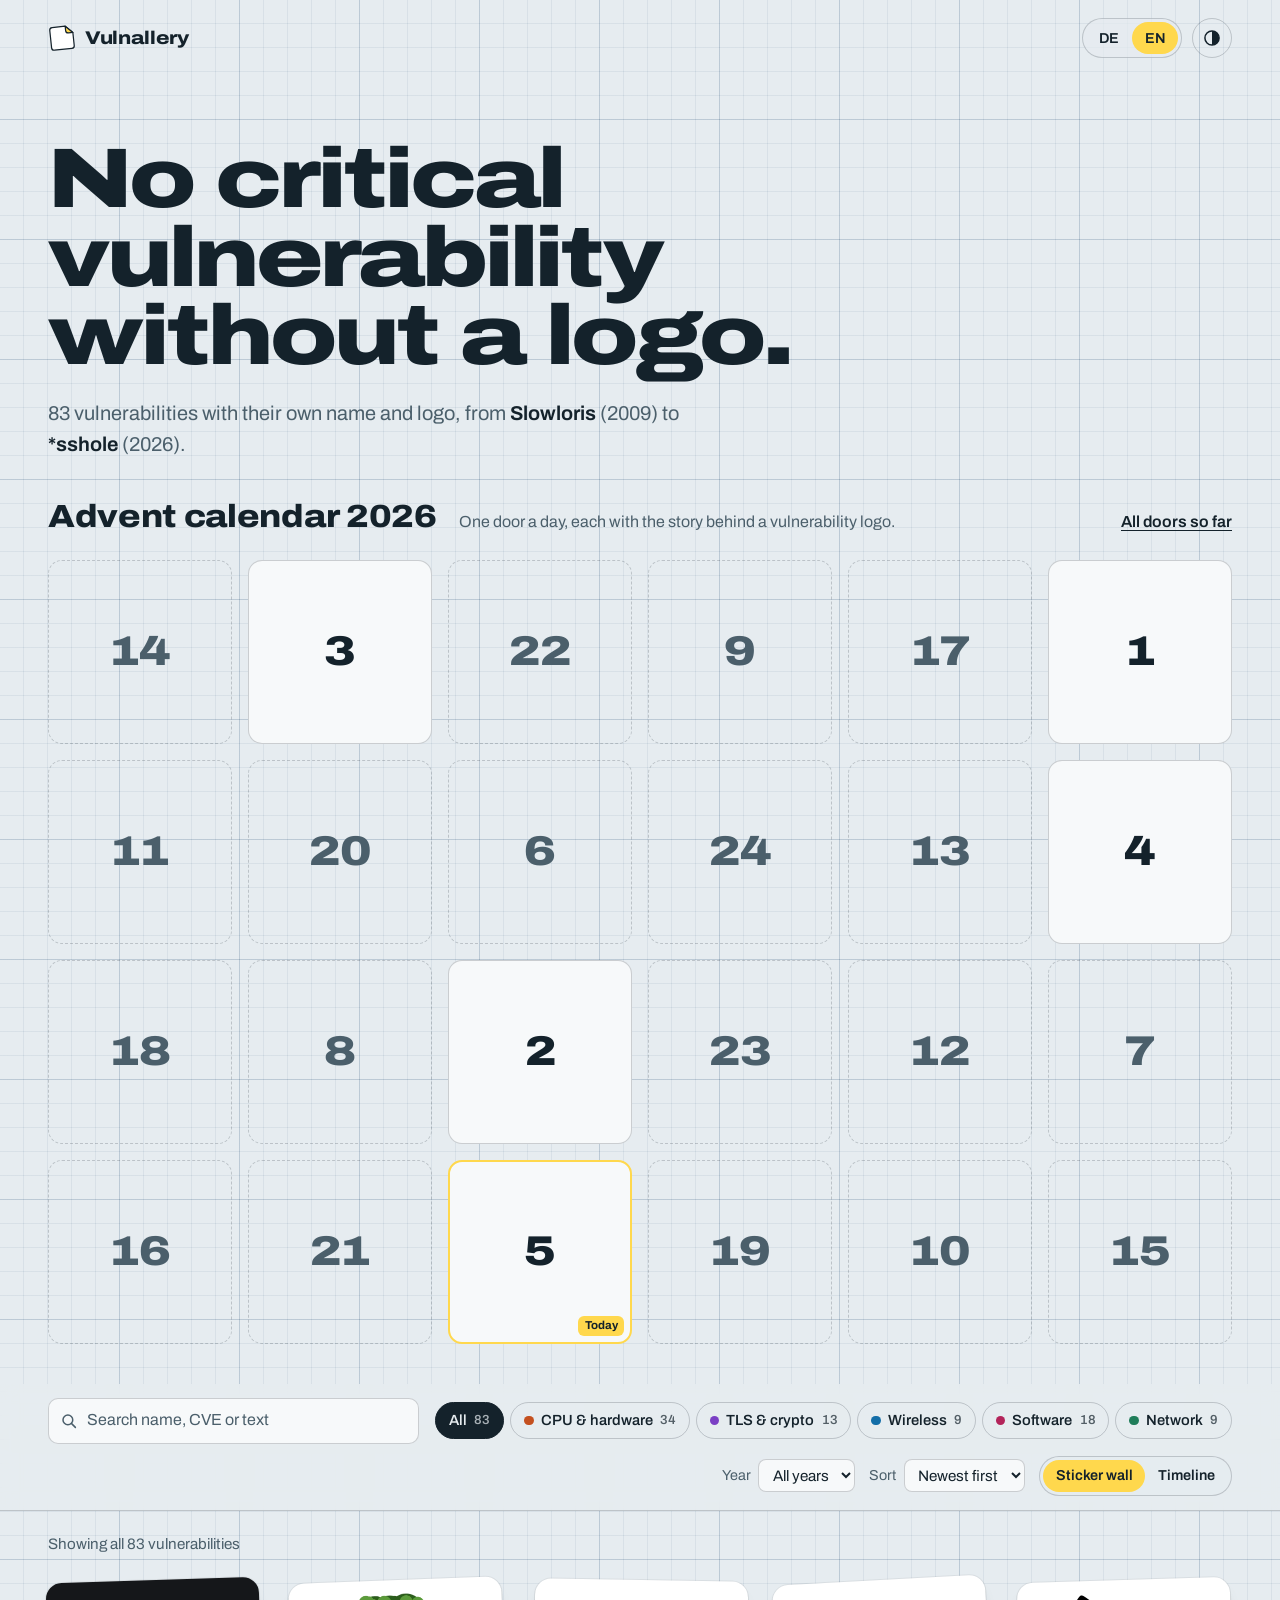
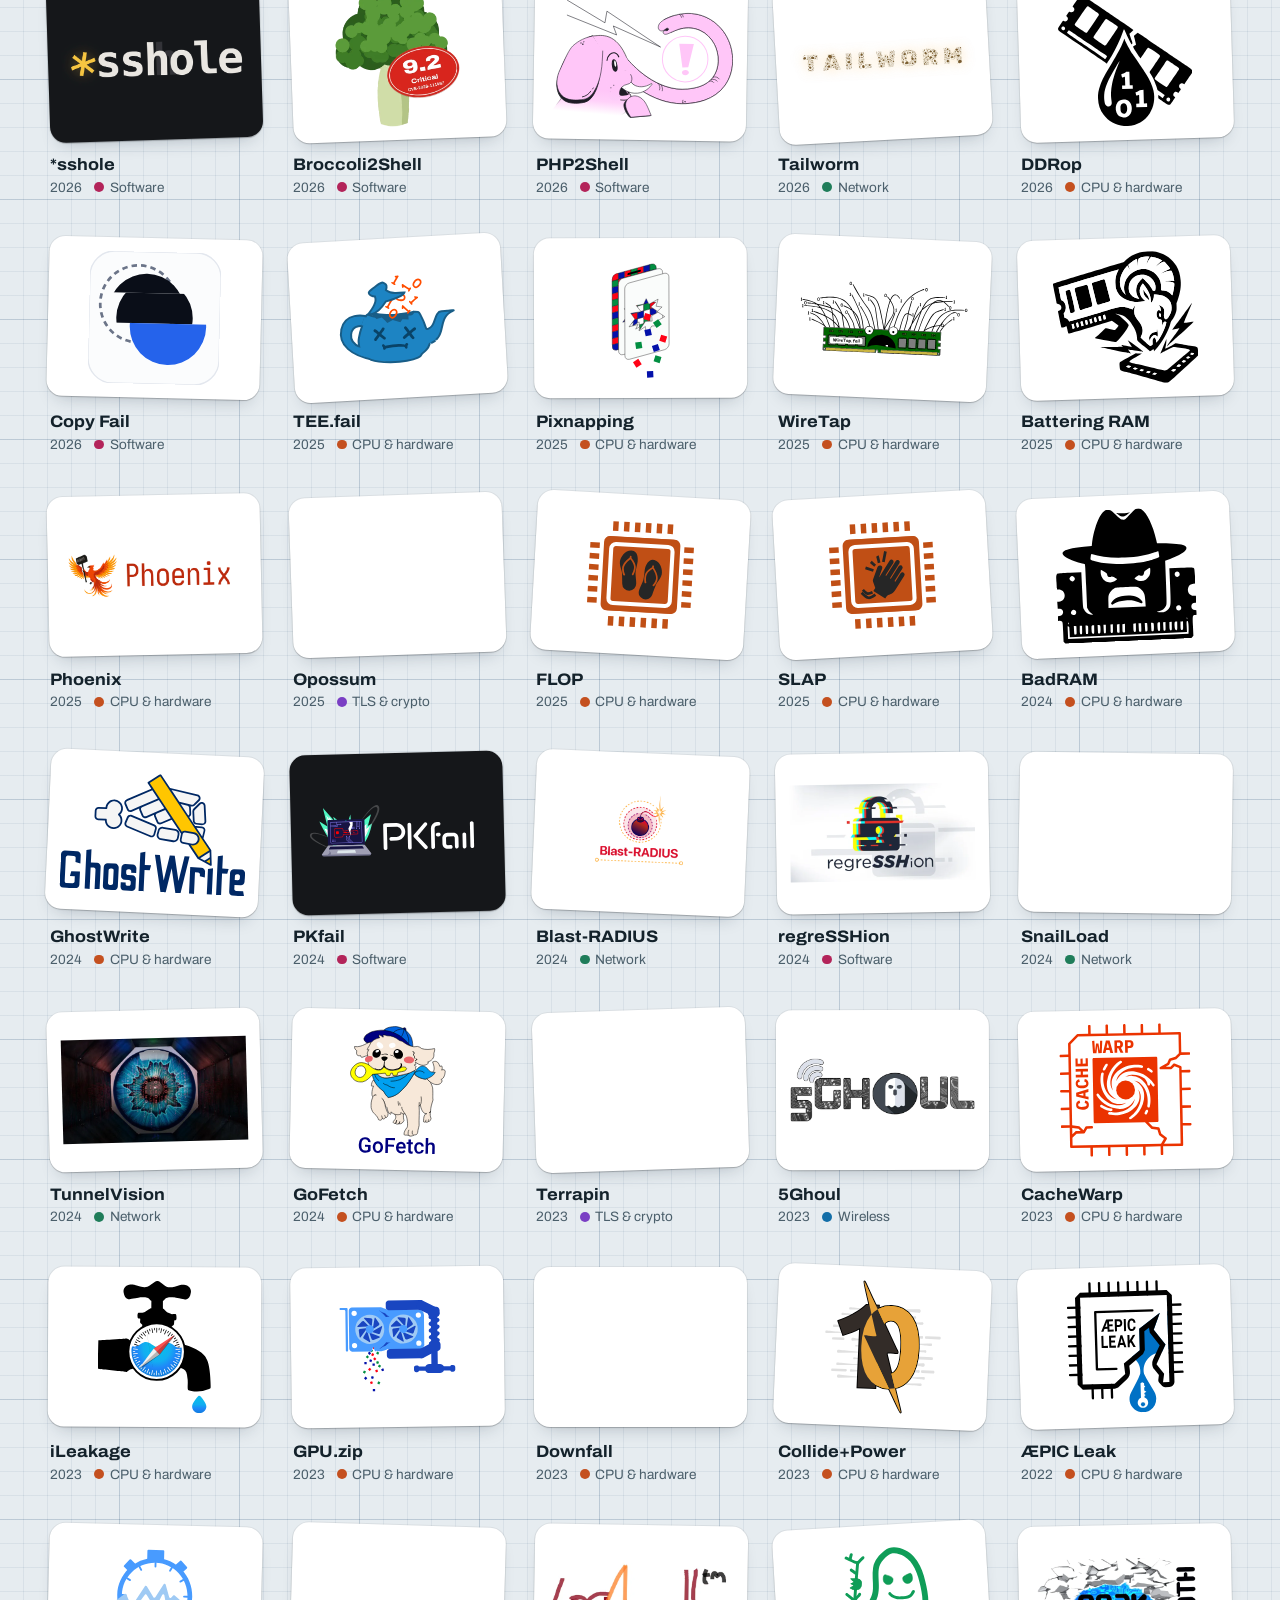
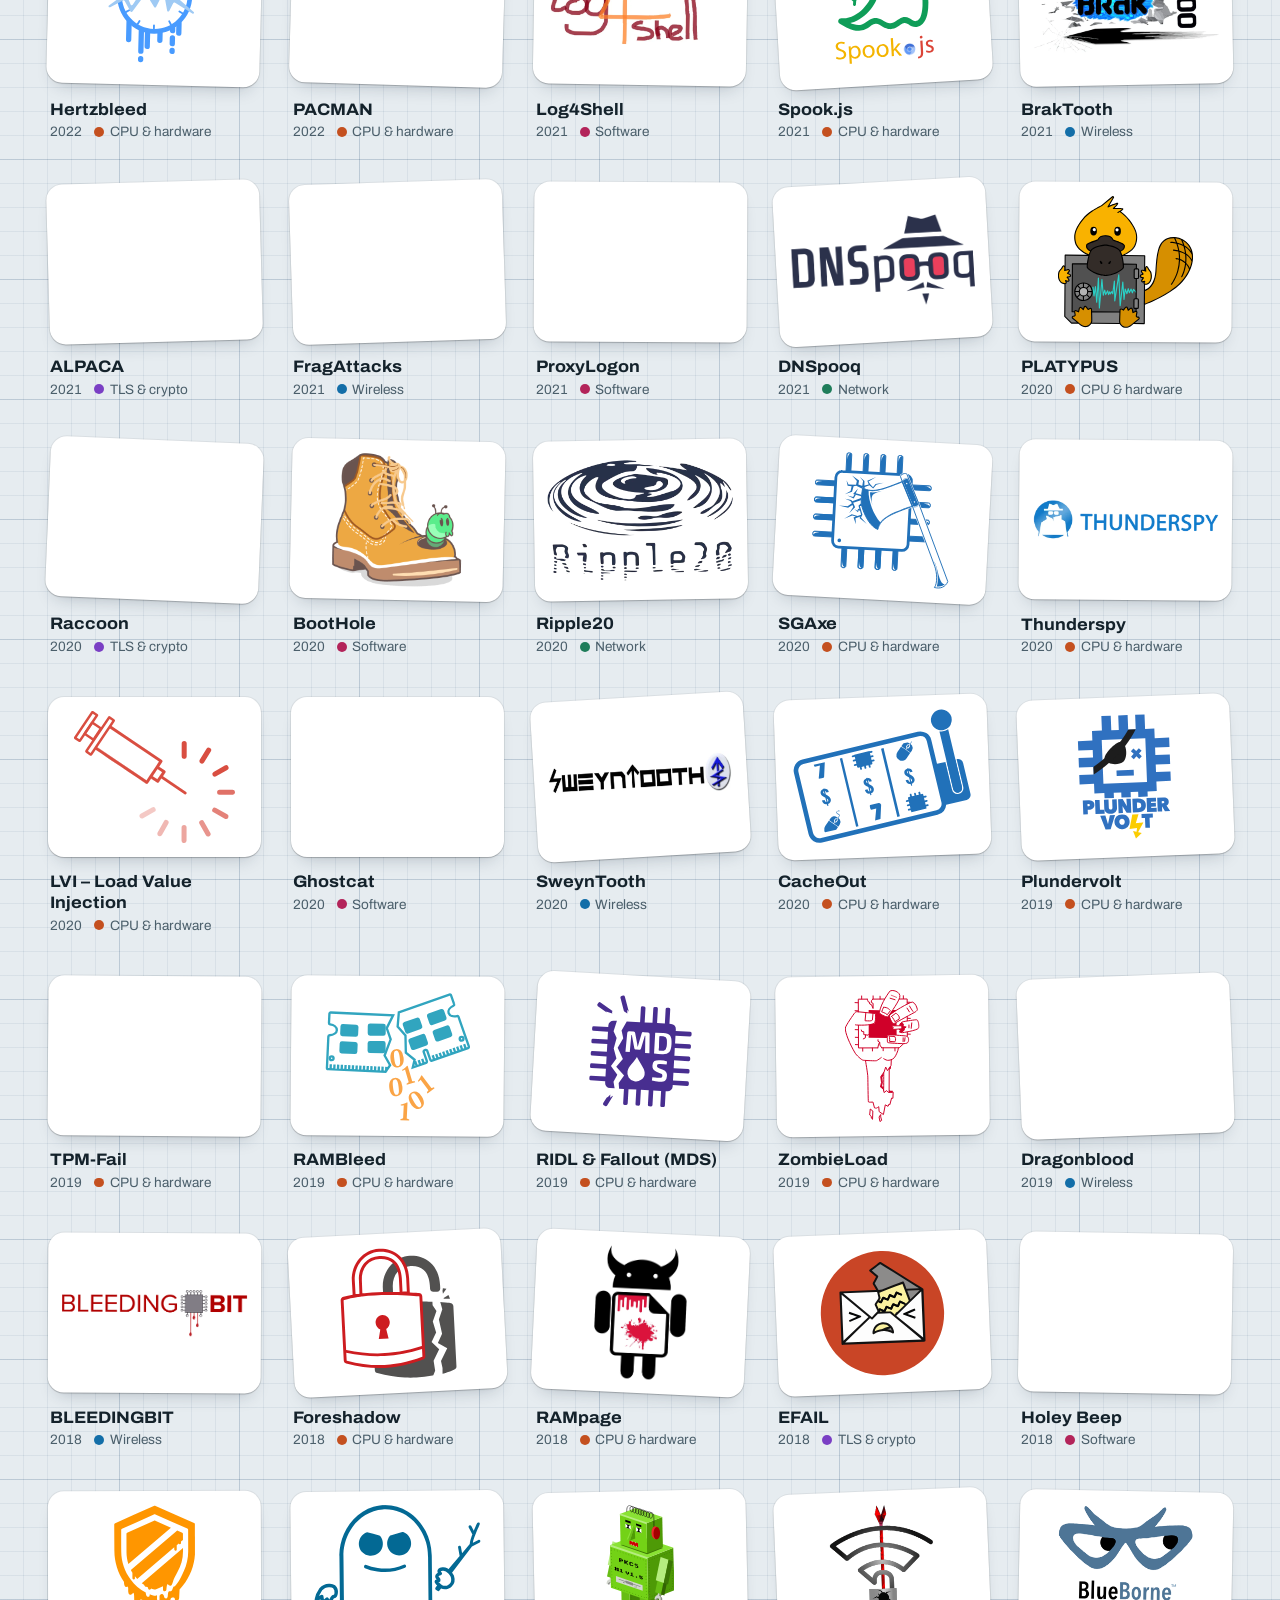
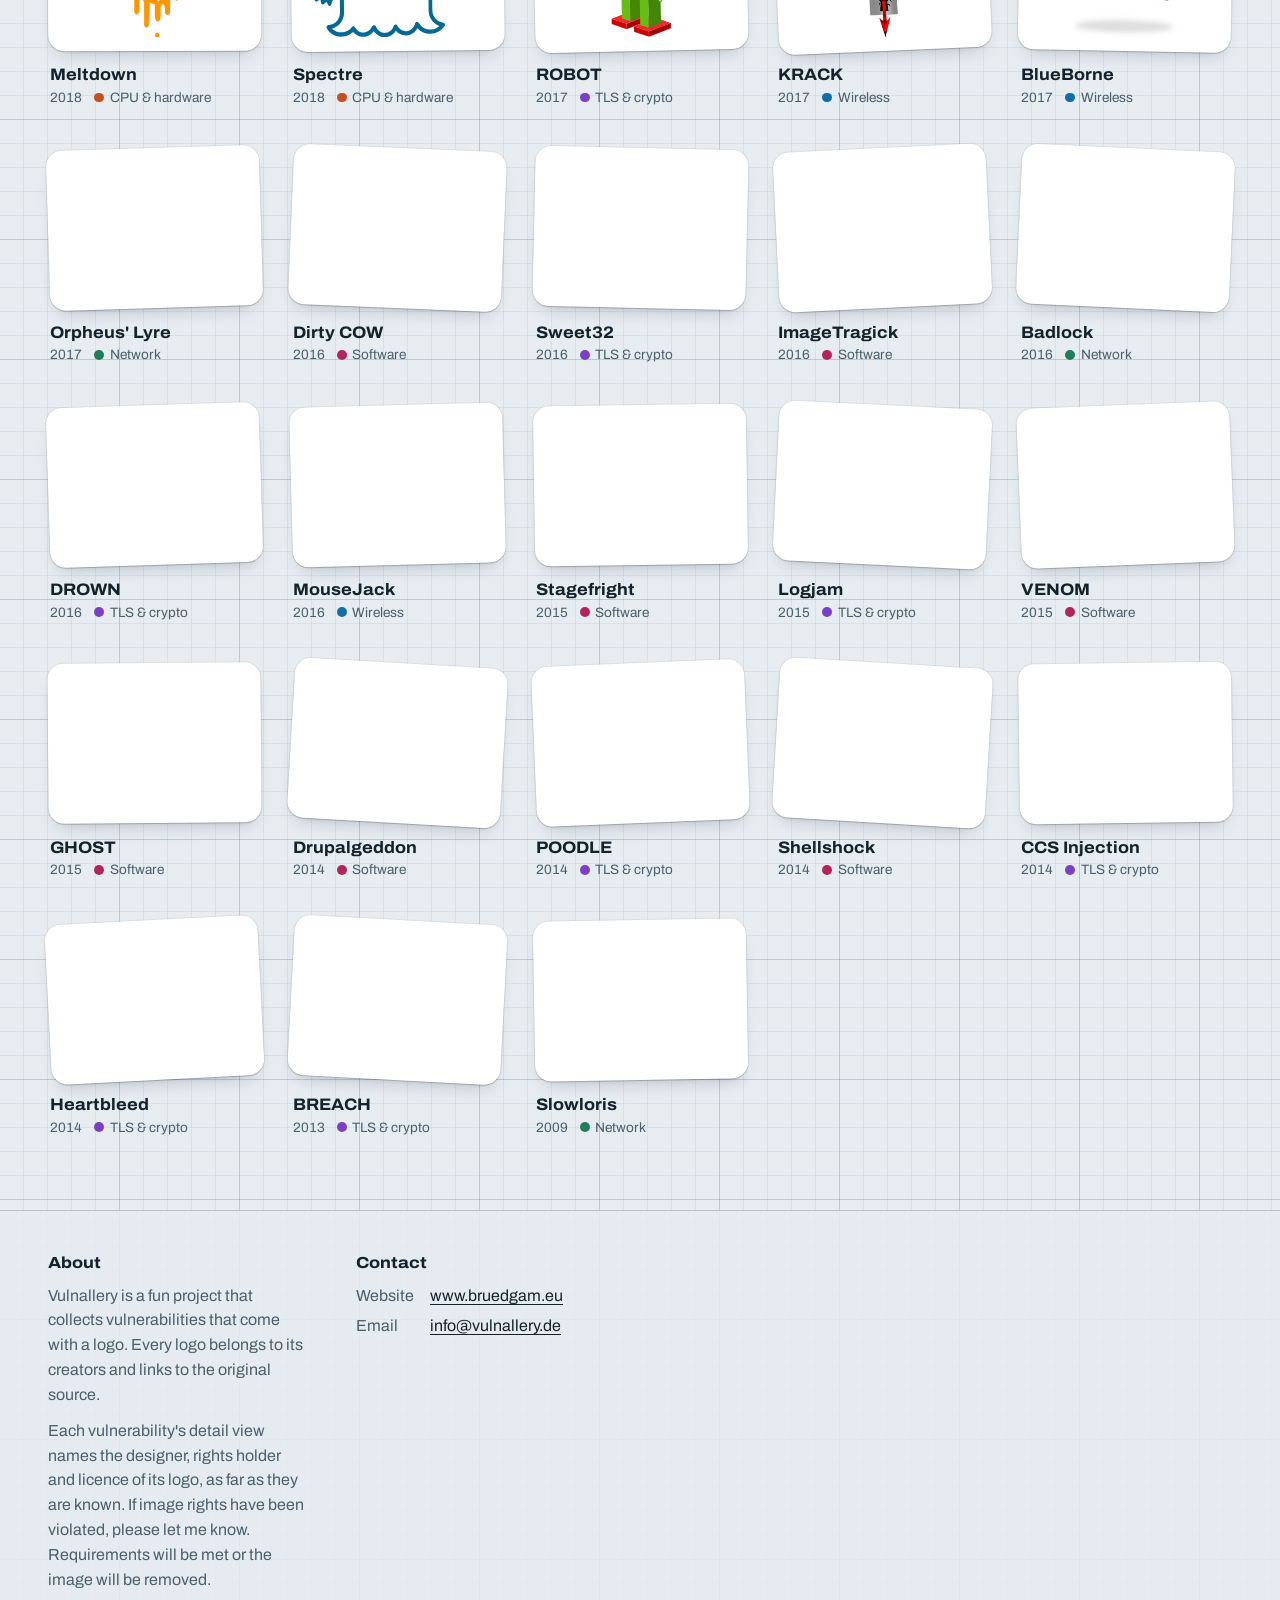
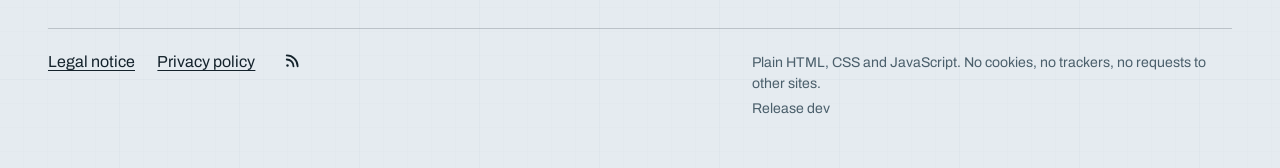
<file: src/index.html>
<!doctype html>
<html lang="de">
<head>
  <meta charset="utf-8">
  <meta name="viewport" content="width=device-width, initial-scale=1">
  <meta http-equiv="Content-Security-Policy" content="default-src 'none'; script-src 'self'; style-src 'self'; img-src 'self'; font-src 'self'; connect-src 'self'; base-uri 'none'; form-action 'none'; upgrade-insecure-requests">
  <meta name="referrer" content="strict-origin-when-cross-origin">
  <meta name="color-scheme" content="dark light">
  <title>Vulnallery – die Galerie der Sicherheitslücken</title>
  <meta name="description" content="Vulnallery sammelt Sicherheitslücken mit eigenem Logo, von Heartbleed bis zu den neuesten CPU-Seitenkanälen. Jede Lücke mit CVE, Beschreibung und Bildrechten, auf Deutsch und Englisch.">
  <link rel="canonical" href="https://vulnallery.de/">
  <link rel="alternate" type="application/atom+xml" title="Vulnallery – neue Sicherheitslücken mit Logo" href="https://vulnallery.de/de/feed.xml" hreflang="de">
  <link rel="alternate" type="application/atom+xml" title="Vulnallery – new vulnerabilities with a logo" href="https://vulnallery.de/en/feed.xml" hreflang="en">
  <meta property="og:title" content="Vulnallery">
  <meta property="og:description" content="Keine kritische Lücke ohne Logo: die Galerie der Sicherheitslücken mit eigenem Logo.">
  <meta property="og:site_name" content="Vulnallery">
  <meta property="og:locale" content="de_DE">
  <meta property="og:locale:alternate" content="en_GB">
  <meta property="og:type" content="website">
  <meta property="og:url" content="https://vulnallery.de/">
  <meta property="og:image" content="https://vulnallery.de/assets/og-image.png">
  <meta property="og:image:width" content="1200">
  <meta property="og:image:height" content="630">
  <meta name="twitter:card" content="summary_large_image">
  <link rel="icon" href="assets/favicon.svg" type="image/svg+xml">
  <link rel="preload" href="assets/fonts/archivo-latin-wdth.woff2" as="font" type="font/woff2" crossorigin>
  <link rel="stylesheet" href="assets/css/style.css?v=8359c7e3a8" integrity="sha384-eeWEe1PnRtCmRlgMCyfR9WKqXchG1d0CSlV9mi4CL8lvIT02G4+DIabgX3gKTuKl" crossorigin="anonymous">
  <script src="assets/js/app.js?v=6289a0c57a" integrity="sha384-W+sMPrf8B7PQWb8j5LfkDjNM7mUjAmHJR9/5L+/r6eFGJlOUSVkh4nnIoUKv33Fy" crossorigin="anonymous" defer></script>
</head>
<body>
  <a class="skip" href="#gallery" data-i18n="skip">Zur Galerie springen</a>

  <header class="top">
    <a class="brand" href="./">
      <svg class="brand-mark" viewBox="0 0 32 32" aria-hidden="true"><path d="M6 3h15l8 8v15a3 3 0 0 1-3 3H6a3 3 0 0 1-3-3V6a3 3 0 0 1 3-3Z"/><path class="fold" d="M21 3v5a3 3 0 0 0 3 3h5Z"/></svg>
      <span>Vulnallery</span>
    </a>
    <div class="toggles">
      <div class="seg lang" role="group" aria-label="Language / Sprache">
        <button type="button" data-lang="de" lang="de" title="Deutsch">DE</button>
        <button type="button" data-lang="en" lang="en" title="English">EN</button>
      </div>
      <button type="button" class="icon-btn" id="theme-toggle" data-i18n-aria="theme" aria-label="Farbschema wechseln">
        <svg viewBox="0 0 24 24" aria-hidden="true"><circle cx="12" cy="12" r="8.5"/><path class="half" d="M12 3.5a8.5 8.5 0 0 1 0 17Z"/></svg>
      </button>
    </div>
  </header>

  <main>
    <section class="intro">
      <h1 data-i18n="headline">Keine kritische Lücke ohne Logo.</h1>
      <p class="lede" id="lede"></p>
      <p class="announce" id="announce" hidden><span data-i18n="announce">Ab 1. Dezember: jeden Tag ein Türchen im Adventskalender.</span></p>
    </section>

    <section class="advent" id="advent" aria-labelledby="advent-heading" hidden>
      <div class="advent-head">
        <h2 id="advent-heading" data-i18n="adventTitle">Adventskalender 2026</h2>
        <p data-i18n="adventLede">Jeden Tag ein Türchen mit der Geschichte hinter einem Lücken-Logo.</p>
        <a id="advent-archive" href="de/advent/2026/" data-i18n="adventArchive">Alle bisherigen Türchen</a>
      </div>
      <ul class="doors" id="doors"></ul>
    </section>

    <section class="controls" aria-labelledby="filter-heading">
      <h2 id="filter-heading" class="visually-hidden" data-i18n="filterHeading">Galerie filtern</h2>
      <div class="search">
        <label for="q" class="visually-hidden" data-i18n="searchLabel">Nach Name, CVE oder Beschreibung suchen</label>
        <svg viewBox="0 0 24 24" aria-hidden="true"><circle cx="10.5" cy="10.5" r="6.5"/><path d="m15.5 15.5 5 5"/></svg>
        <input id="q" type="search" autocomplete="off" spellcheck="false" maxlength="80" data-i18n-placeholder="searchPlaceholder" placeholder="Name, CVE oder Text suchen">
      </div>
      <div class="chips" id="cats" role="group" data-i18n-aria="catGroup" aria-label="Kategorie"></div>
      <div class="selects">
        <label class="field"><span data-i18n="year">Jahr</span>
          <select id="year"></select>
        </label>
        <label class="field"><span data-i18n="sort">Sortierung</span>
          <select id="sort">
            <option value="new" data-i18n="sortNew">Neueste zuerst</option>
            <option value="old" data-i18n="sortOld">Älteste zuerst</option>
            <option value="az" data-i18n="sortAz">A bis Z</option>
          </select>
        </label>
        <div class="seg view" role="group" data-i18n-aria="viewGroup" aria-label="Ansicht">
          <button type="button" data-view="grid" data-i18n="viewGrid">Stickerwand</button>
          <button type="button" data-view="timeline" data-i18n="viewTimeline">Zeitleiste</button>
        </div>
      </div>
    </section>

    <p class="count" id="count" role="status" aria-live="polite"></p>

    <section id="gallery" class="wall" aria-labelledby="count"></section>
    <section id="timeline" class="timeline" aria-labelledby="count" hidden></section>

    <div class="empty" id="empty" hidden>
      <p data-i18n="emptyText">Keine Lücke passt zu diesen Filtern.</p>
      <button type="button" class="btn" id="reset" data-i18n="reset">Filter zurücksetzen</button>
    </div>

    <p class="error" id="error" hidden></p>

    <noscript>
      <p class="noscript">Vulnallery braucht JavaScript, um die Galerie zu laden. Vulnallery needs JavaScript to load the gallery.</p>
    </noscript>
  </main>

  <footer class="foot">
    <div class="foot-col">
      <h2 data-i18n="aboutTitle">Über Vulnallery</h2>
      <p data-i18n="about">Vulnallery ist ein Spaßprojekt, das Sicherheitslücken mit eigenem Logo sammelt. Alle Logos gehören ihren Urhebern und verlinken auf die Originalquelle.</p>
      <p data-i18n="rights">Gestaltung, Rechteinhaber und Lizenz jedes Logos stehen, soweit bekannt, in der Detailansicht der Lücke. Falls Bildrechte verletzt werden, gib mir bitte Bescheid. Auflagen werden umgesetzt oder das Bild wird entfernt.</p>
    </div>
    <div class="foot-col">
      <h2 data-i18n="contactTitle">Kontakt</h2>
      <dl class="contact">
        <dt data-i18n="website">Website</dt>
        <dd><a href="https://www.bruedgam.eu" rel="noopener noreferrer">www.bruedgam.eu</a></dd>
        <dt data-i18n="email">E-Mail</dt>
        <dd><a href="mailto:info@vulnallery.de">info@vulnallery.de</a></dd>
      </dl>
    </div>
    <div class="legal">
      <nav aria-labelledby="legal-heading">
        <h2 id="legal-heading" class="visually-hidden" data-i18n="legalTitle">Rechtliches</h2>
        <ul>
          <li><a href="https://www.bruedgam.eu/impressum/" rel="noopener noreferrer" data-i18n="imprint">Impressum</a></li>
          <li><a href="https://www.bruedgam.eu/datenschutz/" rel="noopener noreferrer" data-i18n="privacy">Datenschutz</a></li>
          <li><a id="feed-link" class="feed-link" href="de/feed.xml" type="application/atom+xml" data-i18n-aria="feed" aria-label="Feed abonnieren (Atom)" title="Feed abonnieren (Atom)"><svg class="feed-icon" viewBox="0 0 24 24" aria-hidden="true"><path d="M5 4.5a14.5 14.5 0 0 1 14.5 14.5M5 10a9 9 0 0 1 9 9"/><circle cx="6" cy="18" r="1.6"/></svg></a></li>
        </ul>
      </nav>
      <div class="colophon-wrap">
        <p class="colophon" data-i18n="colophon">Reines HTML, CSS und JavaScript. Keine Cookies, keine Tracker, keine Anfragen an andere Seiten.</p>
        <p class="colophon release"><span data-i18n="release">Version</span> <span id="release" translate="no">dev</span></p>
      </div>
    </div>
  </footer>

  <dialog id="detail" aria-labelledby="d-name">
    <div class="d-inner">
      <button type="button" class="icon-btn d-close" id="d-close" data-i18n-aria="close" aria-label="Schließen">
        <svg viewBox="0 0 24 24" aria-hidden="true"><path d="M6 6l12 12M18 6 6 18"/></svg>
      </button>
      <div class="d-stage"><span class="sticker big"><img id="d-img" alt=""></span></div>
      <div class="d-body">
        <p class="meta"><time id="d-date"></time><span class="cat" id="d-cat"></span></p>
        <h2 id="d-name"></h2>
        <p id="d-desc" class="d-desc"></p>
        <div id="d-cve-wrap">
          <h3 data-i18n="cveTitle">CVE-Kennungen</h3>
          <ul class="cves" id="d-cves"></ul>
        </div>
        <p id="d-nocve" class="muted" data-i18n="noCve">Es wurde keine CVE-Kennung vergeben.</p>
        <div id="d-credit-wrap">
          <h3 data-i18n="creditTitle">Bildrechte</h3>
          <dl class="credit" id="d-credit"></dl>
        </div>
        <div class="d-actions">
          <a id="d-page" class="btn" data-i18n="page">Eigene Seite öffnen</a>
          <a id="d-src" class="btn primary" target="_blank" rel="noopener noreferrer" data-i18n="source">Originalquelle öffnen</a>
          <button type="button" class="btn" id="d-copy" data-i18n="copy">Link kopieren</button>
        </div>
        <div class="d-nav">
          <button type="button" class="btn ghost" id="d-prev"><span aria-hidden="true">‹ </span><span data-i18n="prev">Vorherige</span></button>
          <button type="button" class="btn ghost" id="d-next"><span data-i18n="next">Nächste</span><span aria-hidden="true"> ›</span></button>
        </div>
      </div>
    </div>
  </dialog>

  <dialog id="advent-dlg" class="advent-dlg" aria-labelledby="a-title">
    <div class="d-inner">
      <button type="button" class="icon-btn d-close" id="a-close" data-i18n-aria="close" aria-label="Schließen">
        <svg viewBox="0 0 24 24" aria-hidden="true"><path d="M6 6l12 12M18 6 6 18"/></svg>
      </button>
      <div class="d-stage"><span class="sticker big" id="a-sticker"><img alt=""></span></div>
      <div class="d-body">
        <p class="meta"><span id="a-day"></span><span id="a-name" class="a-name"></span></p>
        <h2 id="a-title"></h2>
        <p id="a-text" class="d-desc"></p>
        <div class="d-actions">
          <a id="a-link" class="btn primary" data-i18n="adventToVuln">Zur Lücke</a>
        </div>
      </div>
    </div>
  </dialog>

  <template id="card-tpl">
    <a class="card">
      <span class="sticker"><img loading="lazy" decoding="async" alt=""></span>
      <span class="label">
        <span class="name"></span>
        <span class="meta"><time></time><span class="cat"></span></span>
      </span>
    </a>
  </template>
</body>
</html>
</file>
<file: src/assets/css/style.css>
/* Vulnallery – sticker wall on a cutting mat. No external resources. */

@font-face {
  font-family: "Archivo";
  font-style: normal;
  font-display: swap;
  font-weight: 400 900;
  font-stretch: 100% 125%;
  src: url("../fonts/archivo-latin-wdth.woff2") format("woff2");
}

/* ---------- tokens ---------- */
:root {
  --font: "Archivo", system-ui, -apple-system, "Segoe UI", Roboto, sans-serif;
  --mono: ui-monospace, "SFMono-Regular", "Cascadia Mono", Consolas, monospace;

  /* cutting mat (dark) */
  --bg: #1f3d35;
  --grid: rgba(255, 255, 255, 0.055);
  --grid-major: rgba(255, 255, 255, 0.12);
  --ink: #eef4ef;
  --muted: #a9c4b9;
  --surface: #173029;
  --surface-2: #224a40;
  --line: rgba(238, 244, 239, 0.2);
  --accent: #ffd84d;
  --accent-ink: #1b2a12;
  --shadow: rgba(4, 18, 14, 0.55);
  --paper: #ffffff;

  --c-hardware: #ff9a6b;
  --c-crypto: #cfa9ff;
  --c-wireless: #72cdff;
  --c-software: #ff86b0;
  --c-network: #a6e9c9;

  --radius-sticker: 16px;
  --gutter: clamp(16px, 4vw, 48px);
  color-scheme: dark;
}

/* sticker backing paper (light) */
:root[data-theme="light"] {
  --bg: #e6ecf0;
  --grid: rgba(28, 72, 112, 0.07);
  --grid-major: rgba(28, 72, 112, 0.15);
  --ink: #14222b;
  --muted: #4b5f6b;
  --surface: #f7f9fa;
  --surface-2: #dde5ea;
  --line: rgba(20, 34, 43, 0.2);
  --accent: #ffd84d;
  --accent-ink: #14222b;
  --shadow: rgba(20, 40, 60, 0.28);

  --c-hardware: #c4501f;
  --c-crypto: #7a3fc4;
  --c-wireless: #136ea8;
  --c-software: #b3245a;
  --c-network: #1f7d5a;
  color-scheme: light;
}

@media (prefers-color-scheme: light) {
  :root:not([data-theme="dark"]) {
    --bg: #e6ecf0;
    --grid: rgba(28, 72, 112, 0.07);
    --grid-major: rgba(28, 72, 112, 0.15);
    --ink: #14222b;
    --muted: #4b5f6b;
    --surface: #f7f9fa;
    --surface-2: #dde5ea;
    --line: rgba(20, 34, 43, 0.2);
    --accent: #ffd84d;
    --accent-ink: #14222b;
    --shadow: rgba(20, 40, 60, 0.28);

    --c-hardware: #c4501f;
    --c-crypto: #7a3fc4;
    --c-wireless: #136ea8;
    --c-software: #b3245a;
    --c-network: #1f7d5a;
    color-scheme: light;
  }
}

/* ---------- base ---------- */
*, *::before, *::after { box-sizing: border-box; }

html { -webkit-text-size-adjust: 100%; }

body {
  margin: 0;
  min-height: 100vh;
  font-family: var(--font);
  font-size: 1rem;
  line-height: 1.55;
  color: var(--ink);
  background-color: var(--bg);
  /* the mat: fine 24px grid, heavier line every 5 squares */
  background-image:
    linear-gradient(var(--grid-major) 1px, transparent 1px),
    linear-gradient(90deg, var(--grid-major) 1px, transparent 1px),
    linear-gradient(var(--grid) 1px, transparent 1px),
    linear-gradient(90deg, var(--grid) 1px, transparent 1px);
  background-size: 120px 120px, 120px 120px, 24px 24px, 24px 24px;
  background-position: -1px -1px;
  overflow-x: hidden;
}

[hidden] { display: none !important; }

img, svg { display: block; max-width: 100%; }

a { color: inherit; }

button, input, select { font: inherit; color: inherit; }

:focus-visible {
  outline: 3px solid var(--accent);
  outline-offset: 3px;
}

.visually-hidden {
  position: absolute !important;
  width: 1px; height: 1px;
  padding: 0; margin: -1px;
  overflow: hidden; clip: rect(0 0 0 0);
  white-space: nowrap; border: 0;
}

.skip {
  position: absolute;
  left: var(--gutter);
  top: -100px;
  z-index: 10;
  padding: 0.5rem 0.9rem;
  background: var(--accent);
  color: var(--accent-ink);
  border-radius: 8px;
  font-weight: 700;
  text-decoration: none;
}
.skip:focus { top: 12px; }

.muted { color: var(--muted); }

/* ---------- header ---------- */
.top {
  display: flex;
  align-items: center;
  justify-content: space-between;
  gap: 1rem;
  padding: 18px var(--gutter);
  max-width: 1440px;
  margin: 0 auto;
}

.brand {
  display: inline-flex;
  align-items: center;
  gap: 0.55rem;
  text-decoration: none;
  font-weight: 800;
  font-stretch: 118%;
  font-size: 1.15rem;
  letter-spacing: -0.01em;
}
.brand-mark { width: 28px; height: 28px; transform: rotate(-6deg); }
.brand-mark path { fill: var(--paper); stroke: var(--ink); stroke-width: 1.4; stroke-linejoin: round; }
.brand-mark .fold { fill: var(--accent); }

.toggles { display: flex; align-items: center; gap: 0.6rem; }

.seg {
  display: inline-flex;
  padding: 3px;
  border: 1px solid var(--line);
  border-radius: 999px;
  background: color-mix(in srgb, var(--bg) 70%, transparent);
}
.seg button, .seg a {
  border: 0;
  background: none;
  padding: 0.3rem 0.8rem;
  border-radius: 999px;
  cursor: pointer;
  font-weight: 600;
  font-size: 0.9rem;
  white-space: nowrap;
}
.seg a { color: inherit; text-decoration: none; }
.seg button[aria-pressed="true"], .seg a[aria-current="page"] {
  background: var(--accent);
  color: var(--accent-ink);
}

.icon-btn {
  display: inline-grid;
  place-items: center;
  width: 40px; height: 40px;
  border: 1px solid var(--line);
  border-radius: 50%;
  background: none;
  cursor: pointer;
}
.icon-btn svg { width: 20px; height: 20px; fill: none; stroke: currentColor; stroke-width: 1.8; stroke-linecap: round; }
.icon-btn svg .half { fill: currentColor; stroke: none; }

/* ---------- intro ---------- */
main { max-width: 1440px; margin: 0 auto; padding: 0 var(--gutter); }

.intro { padding: clamp(24px, 5vw, 64px) 0 clamp(20px, 3vw, 32px); }

.intro h1 {
  margin: 0;
  max-width: 13ch;
  font-size: clamp(2.4rem, 6.6vw, 5.4rem);
  font-weight: 860;
  font-stretch: 125%;
  line-height: 0.93;
  letter-spacing: -0.035em;
  text-wrap: balance;
}

.lede {
  max-width: 58ch;
  margin: 1.4rem 0 0;
  font-size: clamp(1.05rem, 1.6vw, 1.25rem);
  color: var(--muted);
}
.lede strong { color: var(--ink); font-weight: 650; }

/* ---------- controls ---------- */
.controls {
  position: sticky;
  top: 0;
  z-index: 5;
  display: flex;
  flex-wrap: wrap;
  align-items: center;
  gap: 12px 16px;
  margin: 0 calc(var(--gutter) * -1);
  padding: 14px var(--gutter);
  background: color-mix(in srgb, var(--bg) 88%, transparent);
  backdrop-filter: blur(8px);
  border-bottom: 1px solid var(--line);
}

.search {
  position: relative;
  flex: 1 1 260px;
  max-width: 380px;
}
.search svg {
  position: absolute; left: 12px; top: 50%;
  width: 18px; height: 18px; transform: translateY(-50%);
  fill: none; stroke: var(--muted); stroke-width: 2; stroke-linecap: round;
  pointer-events: none;
}
.search input {
  width: 100%;
  padding: 0.6rem 0.9rem 0.6rem 2.4rem;
  border: 1px solid var(--line);
  border-radius: 10px;
  background: var(--surface);
  font-size: 1rem;
}
.search input::placeholder { color: var(--muted); opacity: 1; }

.chips { display: flex; flex-wrap: wrap; gap: 6px; }
.chip {
  display: inline-flex;
  align-items: center;
  gap: 0.45rem;
  padding: 0.38rem 0.8rem;
  border: 1px solid var(--line);
  border-radius: 999px;
  background: none;
  cursor: pointer;
  font-size: 0.92rem;
  font-weight: 550;
}
.chip[aria-pressed="true"] { background: var(--ink); color: var(--bg); border-color: var(--ink); }
.chip .n { font-variant-numeric: tabular-nums; opacity: 0.7; font-size: 0.82rem; }

.selects { display: flex; flex-wrap: wrap; align-items: center; gap: 10px 14px; margin-left: auto; }
.field { display: inline-flex; align-items: center; gap: 0.45rem; font-size: 0.9rem; color: var(--muted); }
.field select {
  padding: 0.42rem 0.6rem;
  border: 1px solid var(--line);
  border-radius: 8px;
  background: var(--surface);
  color: var(--ink);
  font-size: 0.95rem;
}

.count {
  margin: 22px 0 6px;
  color: var(--muted);
  font-size: 0.95rem;
  font-variant-numeric: tabular-nums;
}

/* ---------- category marker ---------- */
.cat {
  display: inline-flex;
  align-items: center;
  gap: 0.35rem;
  font-size: 0.85rem;
  color: var(--muted);
}
.cat::before {
  content: "";
  width: 0.62rem; height: 0.62rem;
  border-radius: 50%;
  background: var(--c, var(--muted));
  flex: none;
}
[data-cat="hardware"] { --c: var(--c-hardware); }
[data-cat="crypto"]   { --c: var(--c-crypto); }
[data-cat="wireless"] { --c: var(--c-wireless); }
[data-cat="software"] { --c: var(--c-software); }
[data-cat="network"]  { --c: var(--c-network); }
.chip[data-cat]::before {
  content: "";
  width: 0.6rem; height: 0.6rem;
  border-radius: 50%;
  background: var(--c);
}

/* ---------- stickers ---------- */
.sticker {
  display: flex;
  align-items: center;
  justify-content: center;
  aspect-ratio: 4 / 3;
  overflow: hidden;
  padding: 14px;
  background: var(--paper);
  border-radius: var(--radius-sticker);
  box-shadow:
    0 0 0 1px rgba(0, 0, 0, 0.06),
    0 1px 1px rgba(0, 0, 0, 0.18),
    0 10px 18px -10px var(--shadow);
  transform: rotate(var(--tilt, 0deg));
  transition: transform 0.18s ease, box-shadow 0.18s ease;
}
.sticker img {
  width: auto;
  height: auto;
  max-width: 100%;
  max-height: 100%;
  object-fit: contain;
}
.sticker img[src$=".svg"] { width: 100%; height: 100%; }
.sticker.dark { background: #15171a; }

/* ---------- wall ---------- */
/* Bis die Galerie geladen ist, hält sie Platz frei, damit der Footer nicht
   erst sichtbar ist und dann nach unten springt. */
.wall:empty { min-height: 150vh; }
.wall {
  display: grid;
  grid-template-columns: repeat(auto-fill, minmax(176px, 1fr));
  gap: 40px 30px;
  padding: 18px 0 72px;
}

.card {
  position: relative;
  display: flex;
  flex-direction: column;
  gap: 14px;
  text-decoration: none;
  border-radius: var(--radius-sticker);
}
.card:hover .sticker,
.card:focus-visible .sticker {
  transform: rotate(0deg) translateY(-4px);
  box-shadow:
    0 0 0 1px rgba(0, 0, 0, 0.06),
    0 2px 2px rgba(0, 0, 0, 0.16),
    0 20px 26px -12px var(--shadow);
}
.card:focus-visible { outline-offset: 6px; }

.label { display: flex; flex-direction: column; gap: 2px; padding: 0 2px; }
.name {
  font-weight: 720;
  font-stretch: 108%;
  font-size: 1.04rem;
  line-height: 1.25;
}
.meta { display: flex; flex-wrap: wrap; align-items: center; gap: 0.2rem 0.75rem; font-size: 0.85rem; color: var(--muted); }
.meta time { font-variant-numeric: tabular-nums; }
.new-tag {
  position: absolute;
  top: -9px;
  right: -7px;
  z-index: 1;
  padding: 0.1rem 0.5rem;
  border-radius: 6px;
  background: var(--accent);
  color: var(--accent-ink);
  font-size: 0.78rem;
  font-weight: 750;
  transform: rotate(5deg);
  box-shadow: 0 2px 4px -1px var(--shadow);
}

/* ---------- timeline ---------- */
.timeline { padding: 10px 0 72px; }
.t-year {
  display: grid;
  grid-template-columns: minmax(96px, 180px) 1fr;
  gap: 8px 32px;
  padding: 26px 0;
  border-top: 1px solid var(--line);
}
.t-year h2 {
  position: sticky;
  top: 150px;
  align-self: start;
  margin: 0;
  font-size: clamp(2.2rem, 5vw, 3.6rem);
  font-weight: 820;
  font-stretch: 125%;
  line-height: 1;
  letter-spacing: -0.03em;
  font-variant-numeric: tabular-nums;
}
.t-year h2 small { display: block; margin-top: 0.4rem; font-size: 0.9rem; font-weight: 500; font-stretch: 100%; letter-spacing: 0; color: var(--muted); }
.t-list { list-style: none; margin: 0; padding: 0; display: grid; grid-template-columns: repeat(auto-fill, minmax(260px, 1fr)); gap: 14px 24px; }
.t-item {
  display: grid;
  grid-template-columns: 92px 1fr;
  align-items: center;
  gap: 14px;
  padding: 6px;
  border-radius: 12px;
  text-decoration: none;
}
.t-item .sticker { padding: 7px; border-radius: 10px; }
.t-item:hover .sticker, .t-item:focus-visible .sticker { transform: rotate(0deg); }
.t-item:hover .name { text-decoration: underline; text-underline-offset: 3px; }

/* ---------- empty / error ---------- */
.empty, .error, .noscript {
  max-width: 46ch;
  padding: 40px 0 80px;
  font-size: 1.1rem;
}
.empty p { margin: 0 0 1rem; }

/* ---------- buttons ---------- */
.btn {
  display: inline-flex;
  align-items: center;
  justify-content: center;
  gap: 0.25rem;
  padding: 0.6rem 1rem;
  border: 1px solid var(--line);
  border-radius: 10px;
  background: none;
  cursor: pointer;
  font-weight: 650;
  text-decoration: none;
  line-height: 1.2;
}
.btn.primary { background: var(--accent); color: var(--accent-ink); border-color: var(--accent); }
.btn.ghost { border-color: transparent; padding-inline: 0.5rem; color: var(--muted); }
.btn.ghost:hover { color: var(--ink); }
.btn:disabled { opacity: 0.35; cursor: default; }

/* ---------- dialog ---------- */
dialog {
  width: min(920px, calc(100vw - 24px));
  max-height: calc(100vh - 24px);
  padding: 0;
  border: 1px solid var(--line);
  border-radius: 22px;
  background: var(--surface);
  color: var(--ink);
  overflow: auto;
}
dialog::backdrop { background: rgba(6, 16, 13, 0.62); backdrop-filter: blur(3px); }
dialog[open] { animation: lift 0.2s ease-out; }
@keyframes lift { from { opacity: 0; transform: translateY(12px); } }

.d-inner { position: relative; display: grid; grid-template-columns: 1fr; }
.d-close { position: absolute; right: 14px; top: 14px; z-index: 1; background: var(--surface); }

.d-stage {
  display: grid;
  place-items: center;
  padding: 48px 40px;
  background-color: var(--bg);
  background-image:
    linear-gradient(var(--grid-major) 1px, transparent 1px),
    linear-gradient(90deg, var(--grid-major) 1px, transparent 1px),
    linear-gradient(var(--grid) 1px, transparent 1px),
    linear-gradient(90deg, var(--grid) 1px, transparent 1px);
  background-size: 120px 120px, 120px 120px, 24px 24px, 24px 24px;
}
.sticker.big { width: min(340px, 100%); padding: 22px; border-radius: 22px; }
@media (max-width: 759px) {
  .d-stage { padding: 28px 24px; }
  .sticker.big { width: min(220px, 70%); padding: 14px; border-radius: 16px; }
}

.d-body { padding: 28px clamp(20px, 4vw, 40px) 24px; }
.d-body h2 {
  margin: 0.35rem 0 0.6rem;
  font-size: clamp(1.9rem, 4vw, 2.6rem);
  font-weight: 820;
  font-stretch: 118%;
  line-height: 1.02;
  letter-spacing: -0.02em;
}
.d-body h3 { margin: 1.4rem 0 0.5rem; font-size: 0.95rem; font-weight: 650; color: var(--muted); }
.d-desc { max-width: 60ch; margin: 0; font-size: 1.05rem; }

.cves { list-style: none; margin: 0; padding: 0; display: flex; flex-wrap: wrap; gap: 6px; }
.cves a {
  display: inline-block;
  padding: 0.22rem 0.55rem;
  border: 1px solid var(--line);
  border-radius: 6px;
  font-family: var(--mono);
  font-size: 0.86rem;
  text-decoration: none;
}
.cves a:hover { background: var(--surface-2); }

.credit {
  display: grid;
  grid-template-columns: auto 1fr;
  gap: 0.25rem 1rem;
  margin: 0;
  font-size: 0.92rem;
}
.credit dt { color: var(--muted); }
.credit dd { margin: 0; overflow-wrap: anywhere; }
.credit a { text-underline-offset: 3px; }

.d-actions { display: flex; flex-wrap: wrap; gap: 10px; margin-top: 1.6rem; }
.d-nav { display: flex; justify-content: space-between; margin-top: 1.4rem; padding-top: 0.8rem; border-top: 1px solid var(--line); }

@media (min-width: 760px) {
  .d-inner { grid-template-columns: 5fr 6fr; }
  .d-stage { min-height: 100%; }
}

/* ---------- vulnerability pages ---------- */
.vpage { padding-top: clamp(16px, 3vw, 32px); padding-bottom: clamp(32px, 6vw, 72px); }
.crumbs ol { display: flex; flex-wrap: wrap; gap: 0.3rem; margin: 0 0 18px; padding: 0; list-style: none; font-size: 0.9rem; color: var(--muted); }
.crumbs li + li::before { content: "›"; margin-right: 0.3rem; }
.crumbs a { color: inherit; text-underline-offset: 3px; }
.vcard {
  max-width: 1040px;
  border: 1px solid var(--line);
  border-radius: 22px;
  background: var(--surface);
  overflow: hidden;
}
.vcard .sticker.big { --tilt: -2deg; }
.vcard .sticker img { height: auto; }
.d-body h1 {
  margin: 0.35rem 0 0.6rem;
  font-size: clamp(2.1rem, 5vw, 3.2rem);
  font-weight: 820;
  font-stretch: 118%;
  line-height: 1.02;
  letter-spacing: -0.02em;
  overflow-wrap: anywhere;
}
.d-body .h3 { margin: 1.4rem 0 0.5rem; font-size: 0.95rem; font-weight: 650; color: var(--muted); }
.d-body .muted { margin: 1.4rem 0 0; }
a.cat { text-decoration: none; }
a.cat:hover { color: var(--ink); text-decoration: underline; text-underline-offset: 3px; }

/* ---------- announcement ---------- */
.announce {
  display: flex;
  flex-wrap: wrap;
  align-items: center;
  gap: 0.4rem 1rem;
  margin: 1.2rem 0 0;
  padding: 0.75rem 1.1rem;
  border: 1px solid var(--accent);
  border-radius: 14px;
  background: color-mix(in srgb, var(--accent) 14%, var(--surface));
  font-weight: 600;
}
.announce a { font-weight: 500; text-underline-offset: 3px; }

/* ---------- advent calendar ---------- */
.advent { margin: 0 0 clamp(24px, 4vw, 40px); }
.advent-head { display: flex; flex-wrap: wrap; align-items: baseline; gap: 0.3rem 1.4rem; margin-bottom: 18px; }
.advent-head h2 { margin: 0; font-size: clamp(1.5rem, 3vw, 2rem); font-weight: 820; font-stretch: 112%; letter-spacing: -0.01em; }
.advent-head p { margin: 0; color: var(--muted); flex: 1 1 22rem; }
.advent-head a { font-weight: 600; text-underline-offset: 3px; }
.doors {
  display: grid;
  grid-template-columns: repeat(6, minmax(0, 1fr));
  gap: clamp(8px, 1.4vw, 16px);
  margin: 0;
  padding: 0;
  list-style: none;
}
.door {
  position: relative;
  display: grid;
  place-items: center;
  width: 100%;
  aspect-ratio: 1;
  padding: 10px;
  border: 1px solid var(--line);
  border-radius: 14px;
  background: var(--surface);
  color: var(--ink);
  cursor: pointer;
  font: inherit;
  transform-origin: left center;
}
.door:not(:disabled):hover { border-color: var(--accent); }
.door:focus-visible { outline: 3px solid var(--accent); outline-offset: 2px; }
.door-num { font-size: clamp(1.6rem, 4vw, 2.6rem); font-weight: 860; font-stretch: 118%; line-height: 1; }
.door.locked { cursor: default; color: var(--muted); background: transparent; border-style: dashed; }
.door.today { border: 2px solid var(--accent); }
.door-today {
  position: absolute; bottom: 6px; right: 6px; z-index: 1;
  padding: 0.05rem 0.4rem; border-radius: 6px;
  background: var(--accent); color: var(--accent-ink);
  font-size: 0.72rem; font-weight: 700;
}
.door.open { padding: 8px; }
.door.open .door-num {
  position: absolute; left: 8px; top: 6px; z-index: 1;
  font-size: 0.85rem; font-weight: 750;
  padding: 0.05rem 0.4rem; border-radius: 6px; background: var(--surface);
}
.door-logo { width: 100%; height: 100%; padding: 10px; border-radius: 10px; --tilt: 0deg; box-shadow: none; }
@media (prefers-reduced-motion: no-preference) {
  .door.opening { animation: door-open 0.65s ease-in forwards; }
  @keyframes door-open {
    to { transform: perspective(700px) rotateY(-80deg); opacity: 0.4; }
  }
}
@media (max-width: 640px) {
  .doors { grid-template-columns: repeat(4, minmax(0, 1fr)); }
}
.advent-dlg h2 {
  margin: 0.35rem 0 0.6rem;
  font-size: clamp(1.5rem, 3vw, 2rem);
  font-weight: 820;
  font-stretch: 112%;
  line-height: 1.1;
}
.a-name { font-weight: 650; color: var(--ink); }

/* advent archive page */
.archive-list { display: grid; gap: 18px; margin: 24px 0 0; padding: 0; list-style: none; }
.archive-item { scroll-margin-top: 16px; }
.archive-item .d-body h2 { margin: 0.35rem 0 0.6rem; font-size: clamp(1.4rem, 3vw, 1.9rem); font-weight: 820; font-stretch: 112%; line-height: 1.1; }
.archive-item .d-stage { padding: 28px; }
.archive-item .sticker.big { width: min(240px, 100%); }
.archive-closed { display: grid; grid-template-columns: repeat(auto-fill, minmax(72px, 1fr)); gap: 10px; margin: 24px 0 0; padding: 0; list-style: none; }
.archive-closed li { display: grid; place-items: center; aspect-ratio: 1; border: 1px dashed var(--line); border-radius: 12px; color: var(--muted); font-weight: 800; font-size: 1.3rem; }

/* ---------- footer ---------- */
.foot {
  display: grid;
  grid-template-columns: repeat(auto-fit, minmax(260px, 1fr));
  gap: 24px 48px;
  max-width: 1440px;
  margin: 0 auto;
  padding: 40px var(--gutter) 48px;
  border-top: 1px solid var(--line);
  background: color-mix(in srgb, var(--bg) 85%, transparent);
}
.foot h2 { margin: 0 0 0.5rem; font-size: 1rem; font-weight: 750; font-stretch: 112%; }
.foot p { margin: 0 0 0.7rem; max-width: 60ch; color: var(--muted); }
.foot ul { list-style: none; margin: 0; padding: 0; display: grid; gap: 0.35rem; }
.foot a { text-underline-offset: 3px; }
.contact { display: grid; grid-template-columns: auto 1fr; gap: 0.35rem 1rem; margin: 0; }
.contact dt { color: var(--muted); }
.contact dd { margin: 0; }

.legal {
  grid-column: 1 / -1;
  display: flex;
  flex-wrap: wrap;
  align-items: baseline;
  justify-content: space-between;
  gap: 0.6rem 2rem;
  padding-top: 18px;
  border-top: 1px solid var(--line);
}
.legal ul { display: flex; flex-wrap: wrap; align-items: center; gap: 0.4rem 1.4rem; }
.feed-link { display: inline-grid; place-items: center; width: 28px; height: 28px; border-radius: 6px; color: var(--ink); }
.feed-link:hover, .feed-link:focus-visible { color: var(--accent-ink); background: var(--accent); }
.feed-icon { width: 18px; height: 18px; fill: none; stroke: currentColor; stroke-width: 2.4; stroke-linecap: round; }
.feed-icon circle { fill: currentColor; stroke: none; }
.legal .colophon { margin: 0; font-size: 0.88rem; }
.colophon-wrap { display: flex; flex-direction: column; gap: 0.2rem; }
.legal .release { color: var(--muted); font-variant-numeric: tabular-nums; }

/* ---------- small screens ---------- */
@media (max-width: 640px) {
  .controls { position: static; }
  .search { max-width: none; flex-basis: 100%; }
  .selects { margin-left: 0; }
  .wall { grid-template-columns: repeat(2, minmax(0, 1fr)); gap: 30px 18px; }
  .sticker { padding: 10px; border-radius: 12px; }
  .t-year { grid-template-columns: 1fr; }
  .t-year h2 { position: static; }
  .t-list { grid-template-columns: 1fr; }
}

@media (prefers-reduced-motion: reduce) {
  *, *::before, *::after { transition: none !important; animation: none !important; }
  .sticker { transform: none; }
}

@media print {
  .controls, .toggles { display: none; }
  body { background: #fff; color: #000; }
}

/* ---------- 404 ---------- */
.notfound .intro { max-width: 760px; }
.notfound .intro + .intro { padding-top: 0; border-top: 1px solid var(--line); }
.notfound .code {
  margin: 0;
  font-size: clamp(4rem, 14vw, 8rem);
  font-weight: 800;
  line-height: 1;
  color: var(--accent);
  font-variant-numeric: tabular-nums;
}
.notfound h2 { margin-top: 1.6rem; }
</file>
